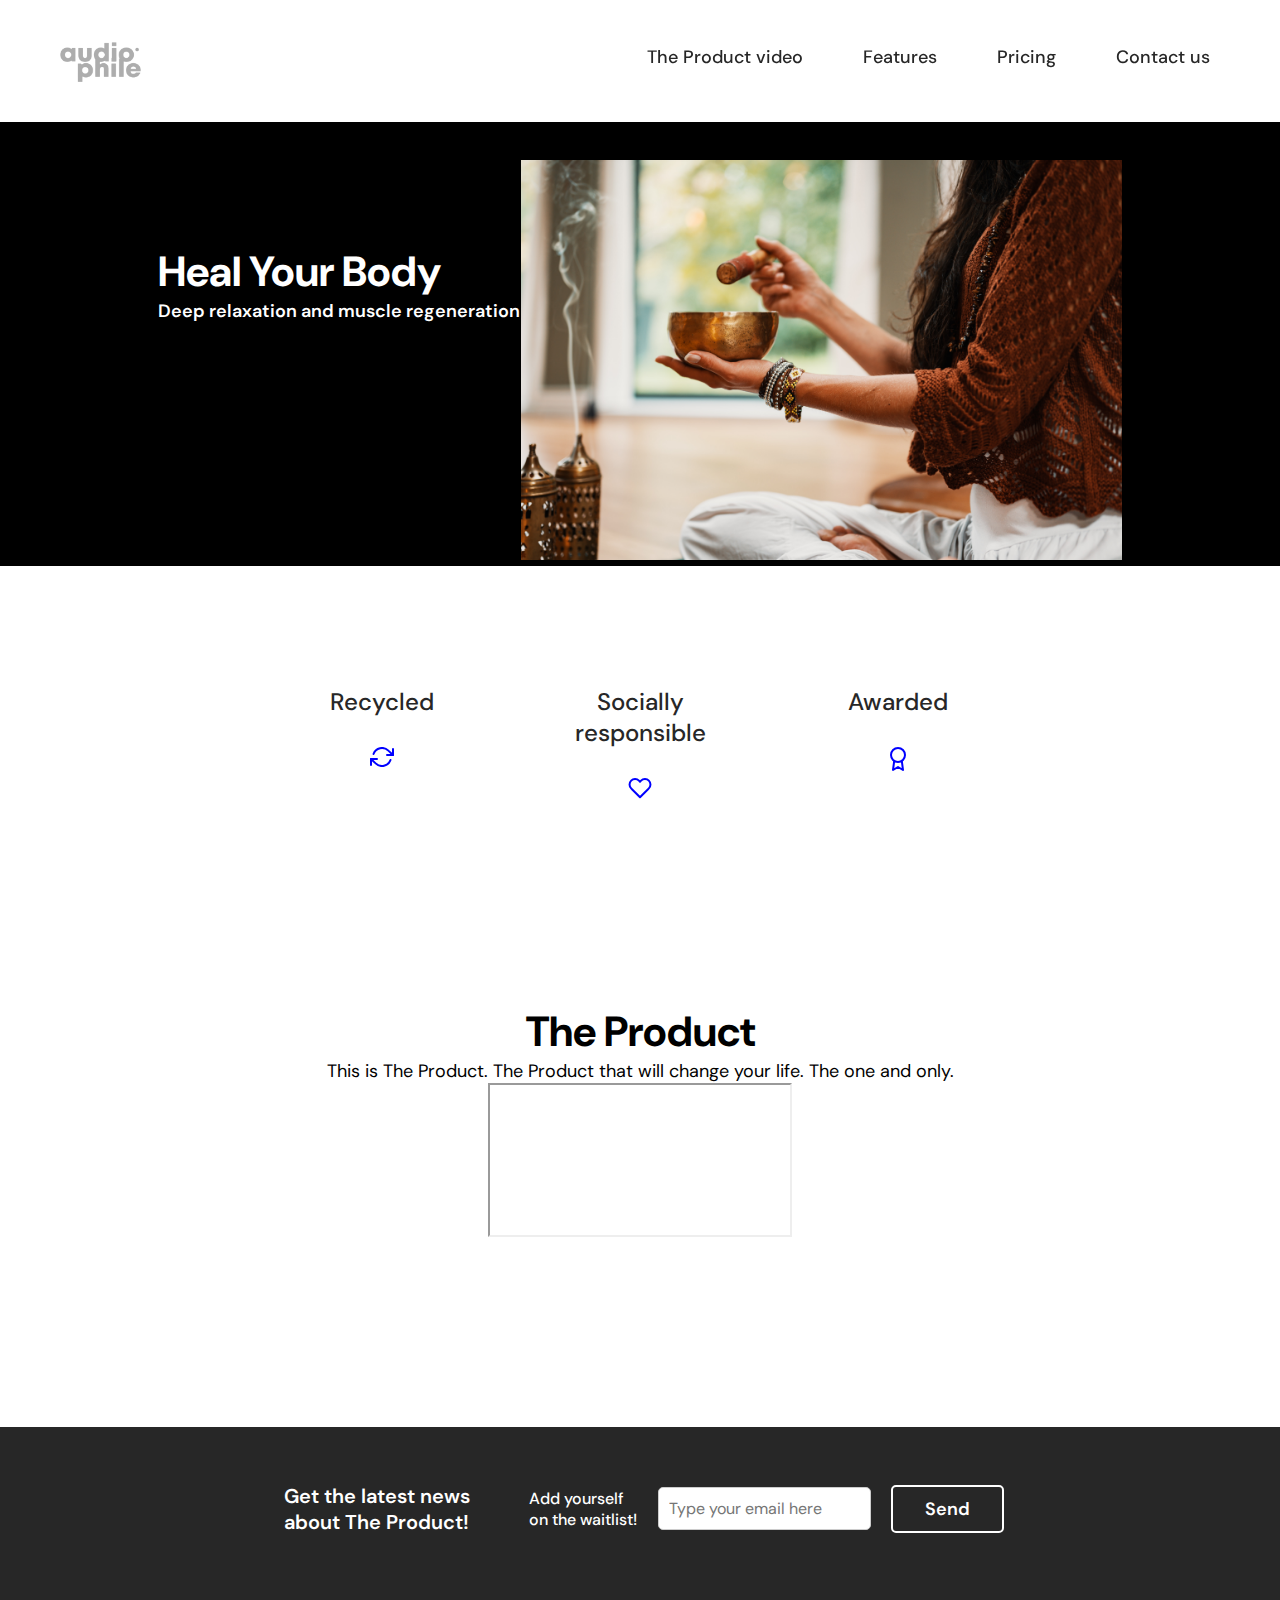
<file: Product Page/index.html>
<!DOCTYPE html>
<html lang="en">

<head>
    <meta charset="UTF-8">
    <meta http-equiv="X-UA-Compatible" content="IE=edge">
    <meta name="viewport" content="width=device-width, initial-scale=1.0">
    <link href="./styles.css" rel="stylesheet">
    <title>Produc Page</title>
</head>

<body>

    <header id="header">

        <div id="header-wrap">

            <img id="header-img"
                src="./assets/client-audiophile.png"
                alt="company-logo">

            <nav id="nav-bar">
                <ul id="nav-ul">
                    <li class="nav-li"><a class="nav-link" href="#productvideo">The Product video</a></li>
                    <li class="nav-li"><a class="nav-link" href="#features">Features</a></li>
                    <li class="nav-li"><a class="nav-link" href="#product">Pricing</a></li>
                    <li class="nav-li"><a class="nav-link" href="#contact">Contact us</a></li>
                </ul>
            </nav>

        </div>
    </header>




    <section id="productvideo">
        <div class="home-page">
            <div class="contact-text">
                <h1>Heal Your Body</h1>
                <p>Deep relaxation and muscle regeneration</p>
            </div>
            <div class="contact-text a">
                <img src="./assets/product.jpg" alt="sound bowl" height="400px">
            </div>
        </div>
    </section>


    <div id="content-wrapper">

        <section id="features">


            <div id="features-content">

                <div class="feature">
                    <h3 class="feature-title">Recycled</h3><svg width="24px" height="20px" viewBox="0 0 24 20"
                        version="1.1" xmlns="http://www.w3.org/2000/svg" xmlns:xlink="http://www.w3.org/1999/xlink">
                        <g id="Page-1" stroke="none" stroke-width="1" fill="none" fill-rule="evenodd"
                            stroke-linecap="round" stroke-linejoin="round">
                            <g id="refresh-cw" transform="translate(1.000000, 1.000000)" stroke="#0000FF"
                                stroke-width="2">
                                <polyline id="Path" points="22 1 22 7 16 7"></polyline>
                                <polyline id="Path" points="0 17 0 11 6 11"></polyline>
                                <path
                                    d="M2.51,6 C3.54088164,3.08681165 5.99426717,0.906218245 9.00828672,0.224258265 C12.0223063,-0.457701715 15.1754408,0.454345733 17.36,2.64 L22,7 M0,11 L4.64,15.36 C6.82455916,17.5456543 9.97769373,18.4577017 12.9917133,17.7757417 C16.0057328,17.0937818 18.4591184,14.9131883 19.49,12"
                                    id="Shape"></path>
                            </g>
                        </g>
                    </svg>
                </div>
                <div class="feature">
                    <h3 class="feature-title">Socially responsible</h3><svg width="24px" height="21px"
                        viewBox="0 0 24 21" version="1.1" xmlns="http://www.w3.org/2000/svg"
                        xmlns:xlink="http://www.w3.org/1999/xlink">

                        <g id="Page-1" stroke="none" stroke-width="1" fill="none" fill-rule="evenodd"
                            stroke-linecap="round" stroke-linejoin="round">
                            <g id="heart" transform="translate(1.000000, 0.000000)" stroke="#0000FF" stroke-width="2">
                                <path
                                    d="M19.84,2.61 C18.8084758,1.57799147 17.409138,0.998174379 15.95,0.998174379 C14.490862,0.998174379 13.0915242,1.57799147 12.06,2.61 L11,3.67 L9.94,2.61 C7.79161231,0.461612378 4.30838771,0.461612404 2.16000006,2.61000006 C0.0116124038,4.75838771 0.0116123778,8.24161231 2.16,10.39 L3.22,11.45 L11,19.23 L18.78,11.45 L19.84,10.39 C20.8720085,9.3584758 21.4518256,7.95913803 21.4518256,6.5 C21.4518256,5.04086197 20.8720085,3.6415242 19.84,2.61 Z"
                                    id="Path"></path>
                            </g>
                        </g>
                    </svg>
                </div>
                <div class="feature">
                    <h3 class="feature-title">Awarded</h3><svg width="16px" height="24px" viewBox="0 0 16 24"
                        version="1.1" xmlns="http://www.w3.org/2000/svg" xmlns:xlink="http://www.w3.org/1999/xlink">

                        <g id="Page-1" stroke="none" stroke-width="1" fill="none" fill-rule="evenodd"
                            stroke-linecap="round" stroke-linejoin="round">
                            <g id="award" transform="translate(1.000000, 1.000000)" stroke="#0000FF" stroke-width="2">
                                <circle id="Oval" cx="7" cy="7" r="7"></circle>
                                <polyline id="Path" points="3.21 12.89 2 22 7 19 12 22 10.79 12.88"></polyline>
                            </g>
                        </g>
                    </svg>
                </div>


        </section>

        <section id="product">
            <h1 class="h1--center h1--top h1--light" style="color: black;">The Product</h1>
    
    
            <p class="p--center p--light" style="color: black;">This is The Product. The Product that will change your life. The one and only.</p>
    
    
            <iframe id="video" src="https://www.youtube.com/watch?v=cES9stPCMkU">
            </iframe>
        </section>

    </div>

    <footer>
        <section id="contact">

            <div class="contact-text">Get the latest news about The Product!</div>


            <div class="form-container">
                <form id="form" action="https://www.freecodecamp.com/email-submit">

                    <label class="form-label" for="email">Add yourself on the waitlist!</label>

                    <input class="input" type="email" id="email" name="email" placeholder="Type your email here"
                        required>


                    <input id="submit" type="submit" form="form" value="Send"></input>

                </form>


            </div>
        </section>
    </footer>


</body>

</html>
</file>
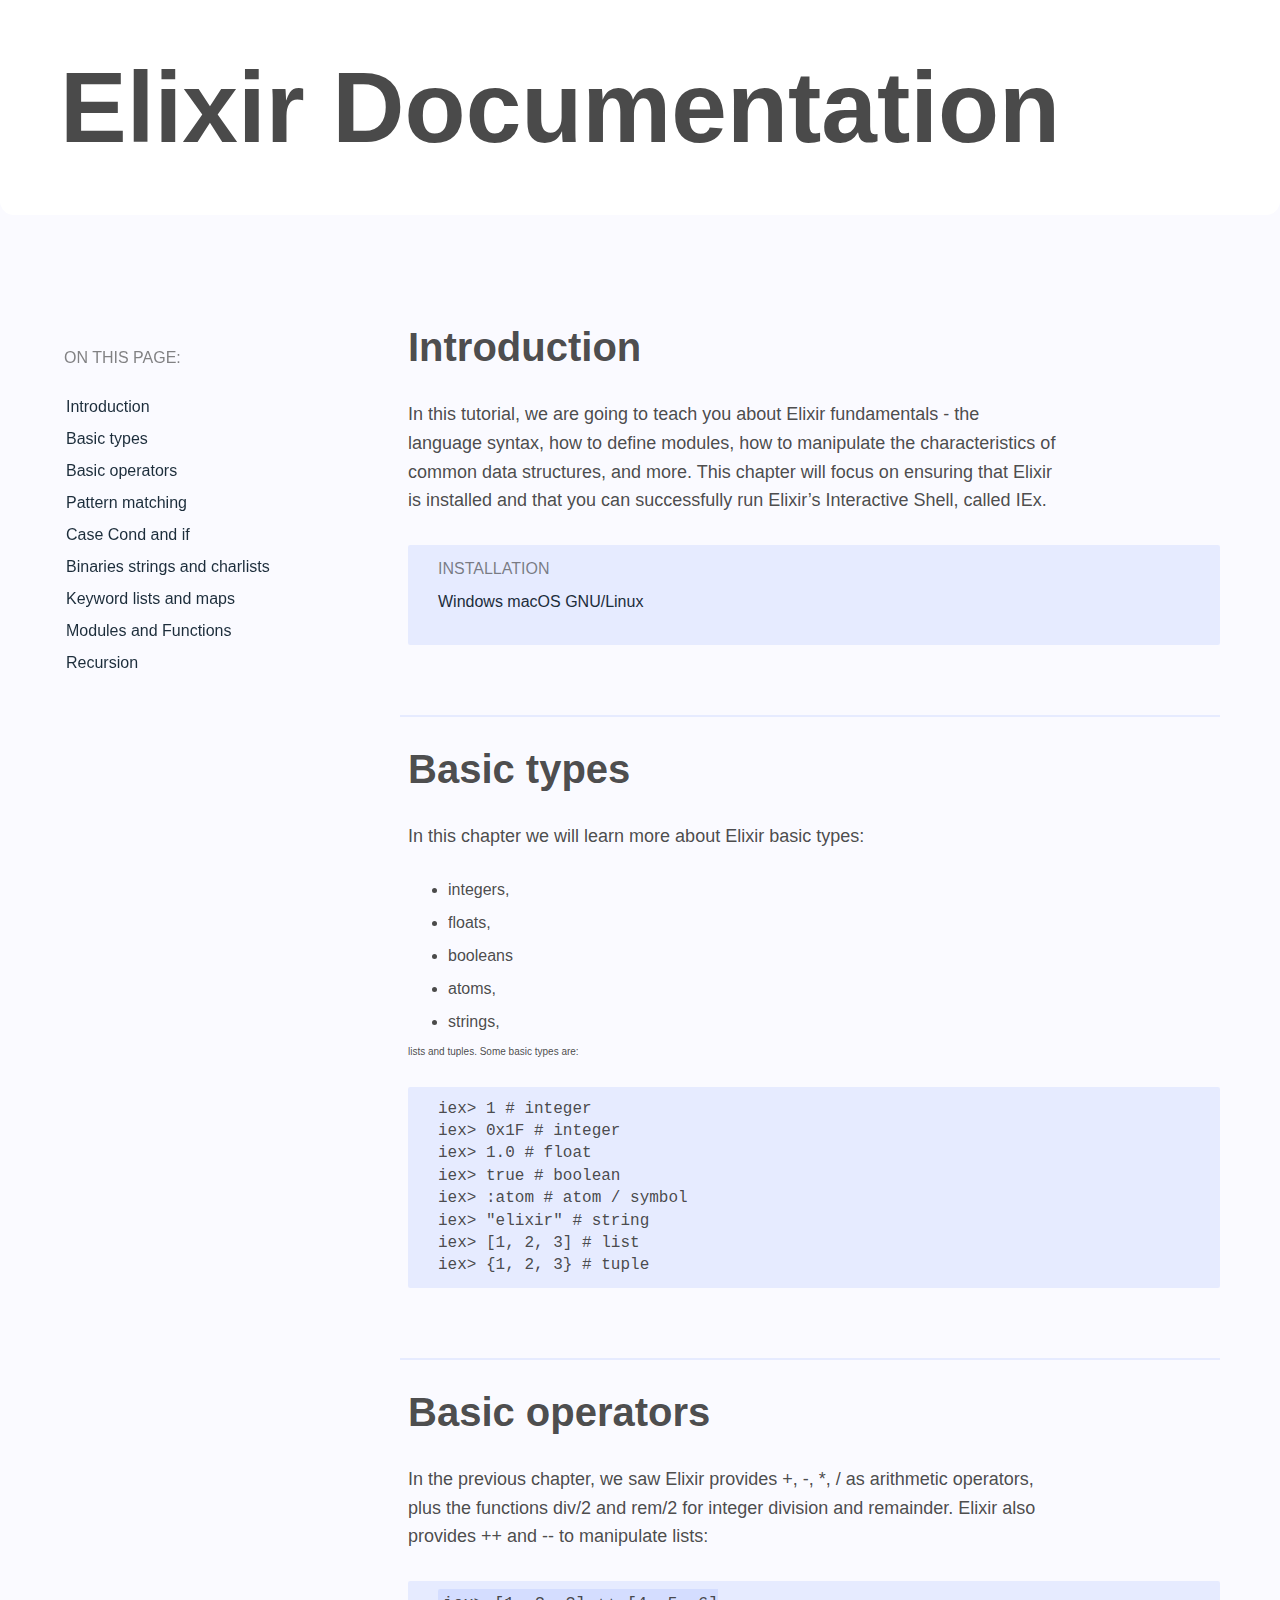
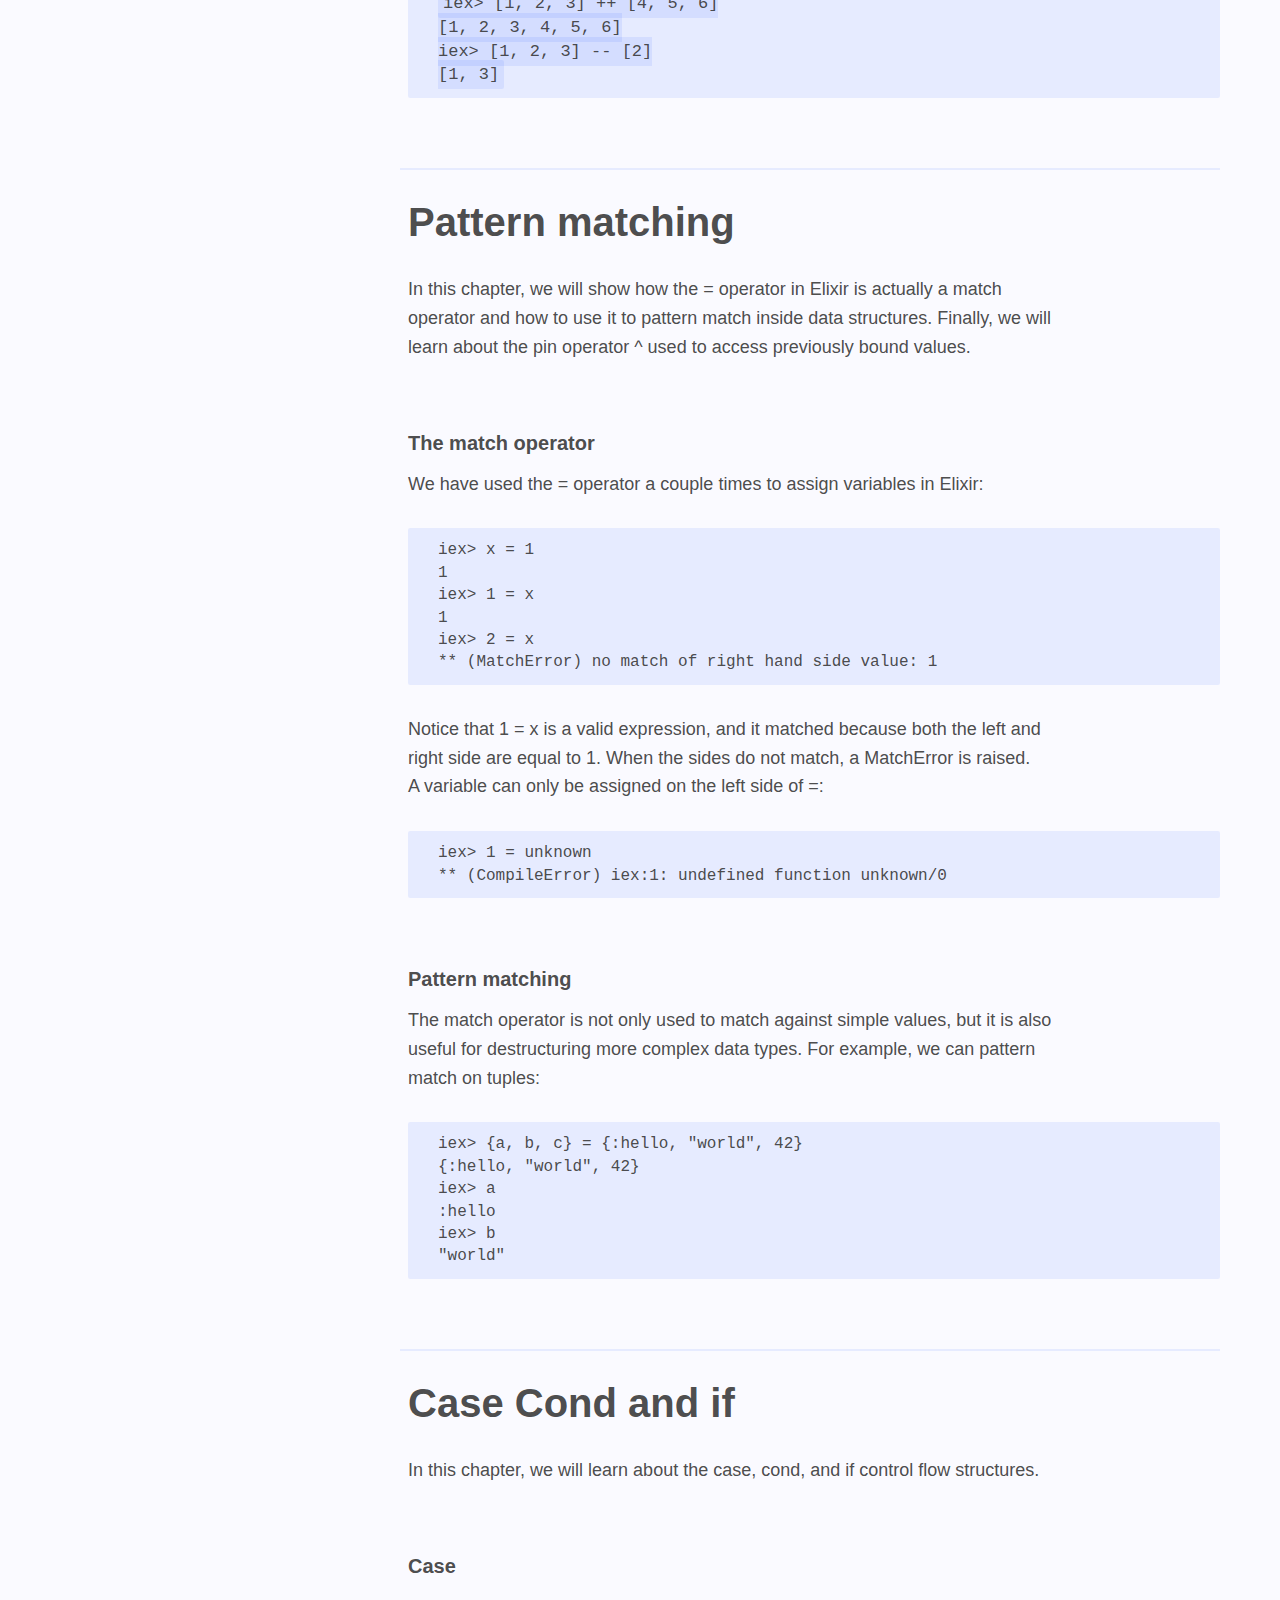
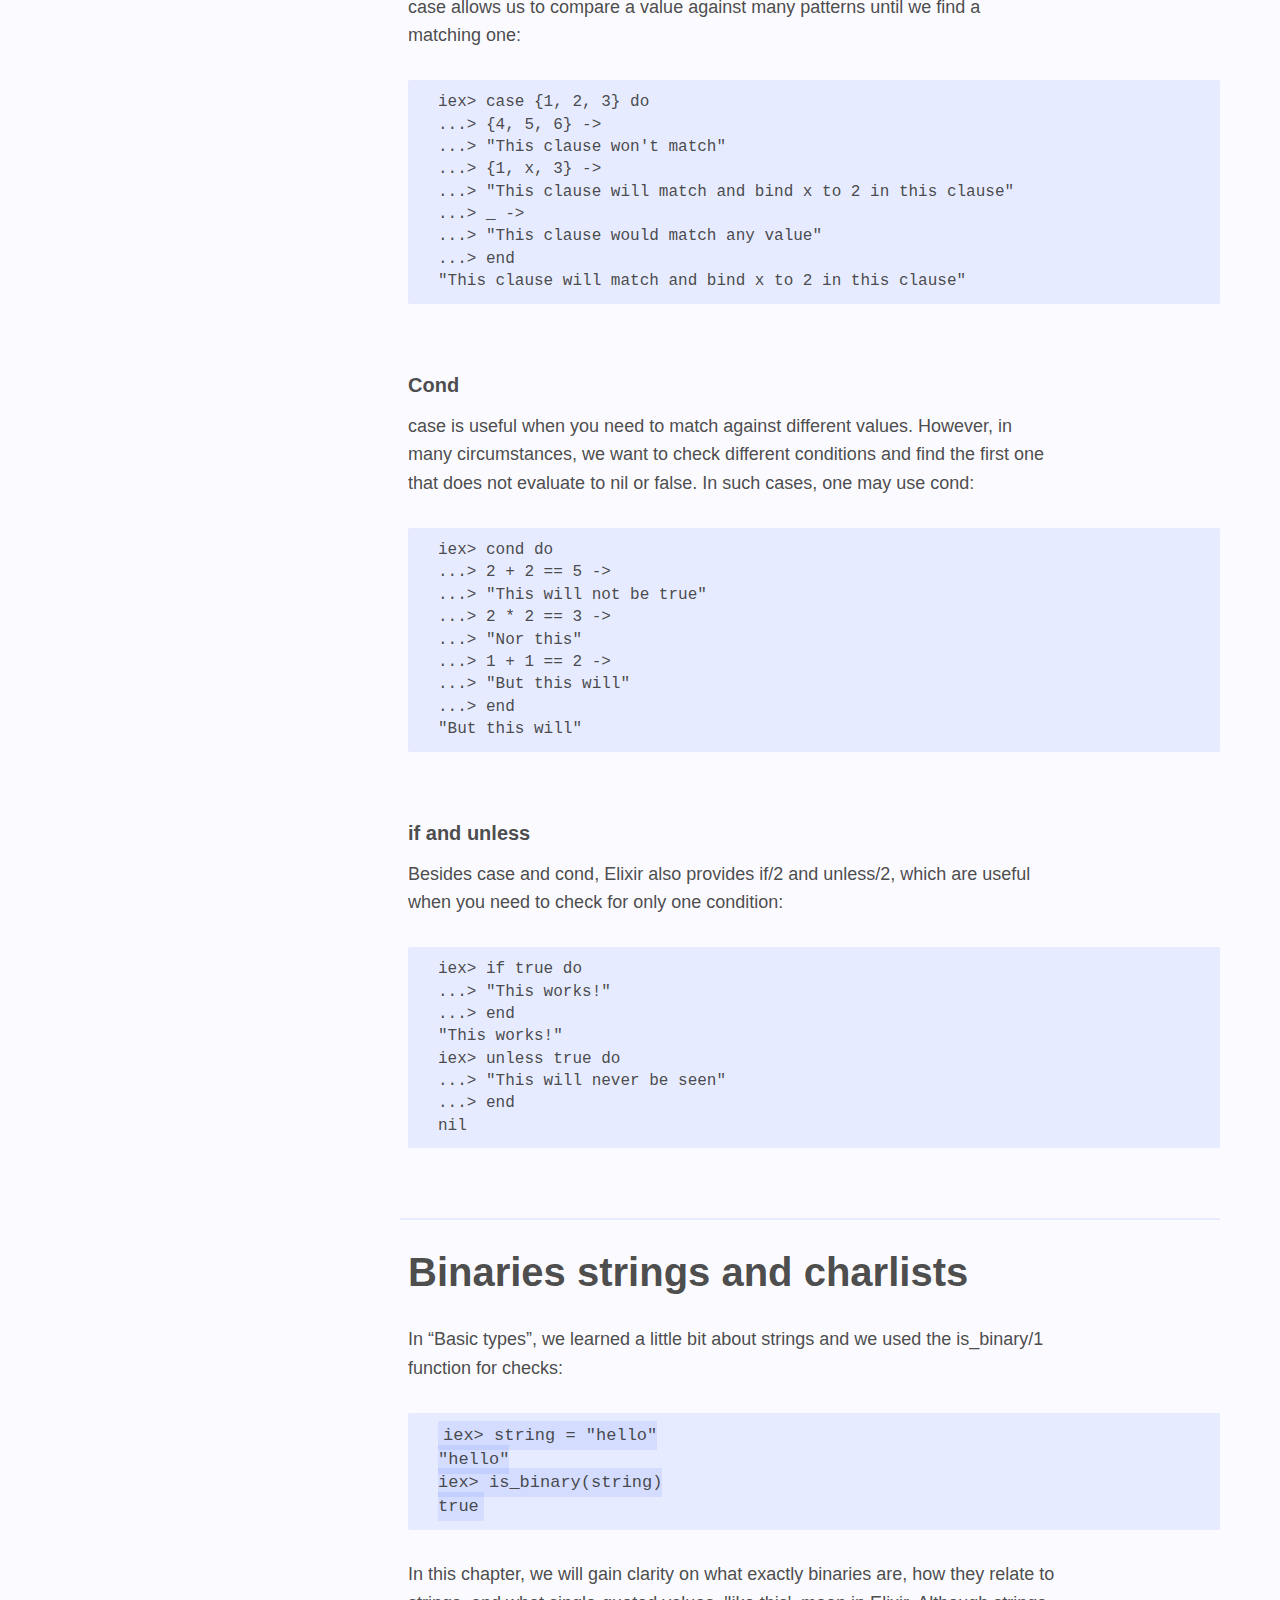
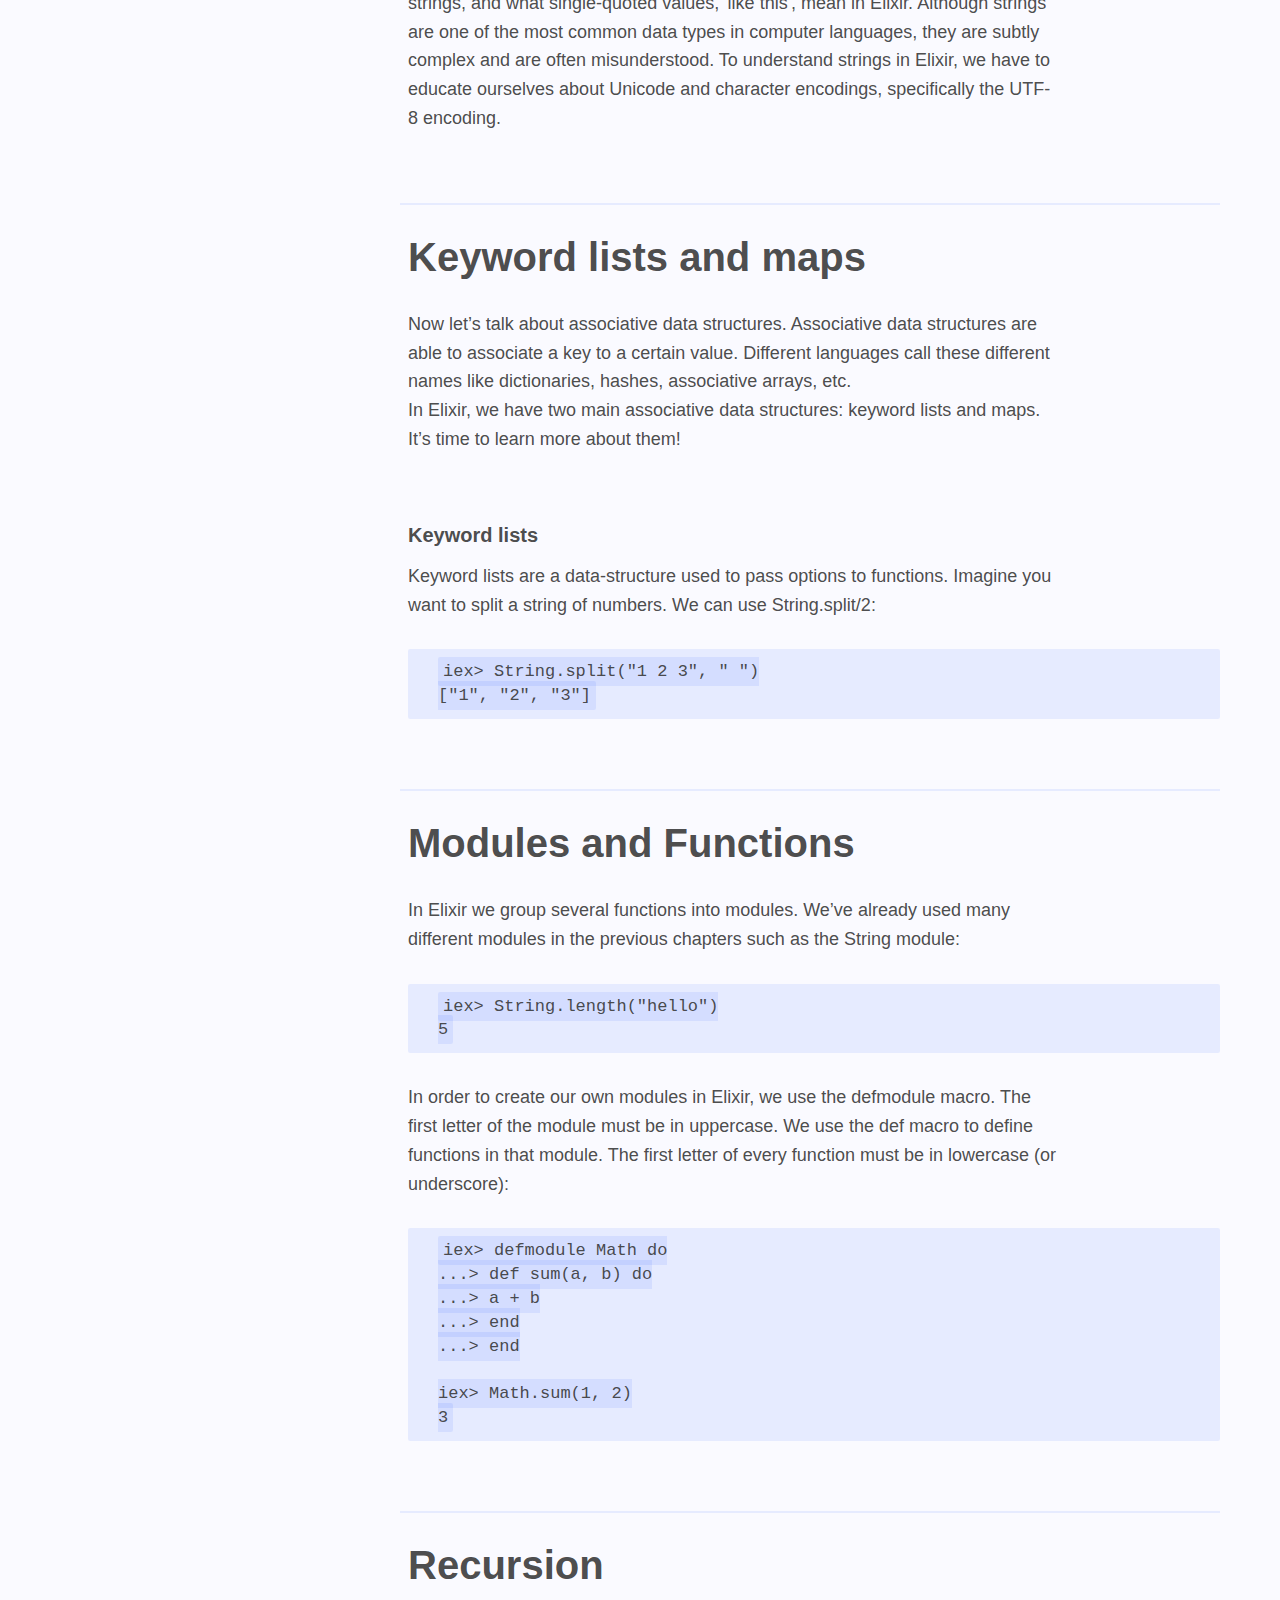
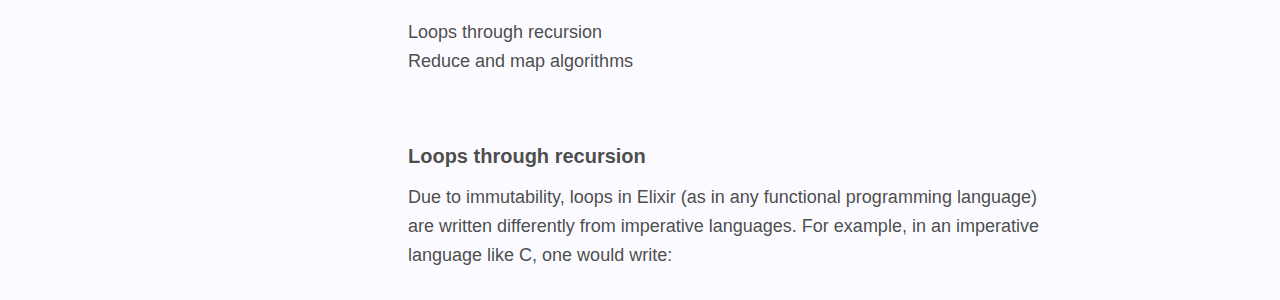
<file: Technical Page Documentation/index.html>
<!DOCTYPE html>
<html lang="en">

<head>
    <meta charset="UTF-8">
    <meta http-equiv="X-UA-Compatible" content="IE=edge">
    <meta name="viewport" content="width=device-width, initial-scale=1.0">
    <title>Elixir Documentation</title>
    <link rel="stylesheet" href="styles.css">
</head>

<body>
    <header id="header-page">
        <h1>Elixir Documentation</h1>
    </header>

    <div id="container">
        <div>
            <nav id="navbar">
                <header>
                    <h4>
                        On this page:
                    </h4>
                </header>

                <ul>
                    <a href="#Introduction" class="nav-link">
                        <li>Introduction</li>
                    </a>

                    <a href="#basic_types" class="nav-link">
                        <li>Basic types</li>
                    </a>

                    <a href="#basic_operators" class="nav-link">
                        <li>Basic operators</li>
                    </a>

                    <a href="#Pattern_matching" class="nav-link">
                        <li>Pattern matching</li>
                    </a>

                    <a href="#case_cond_and_if" class="nav-link">
                        <li>Case Cond and if</li>
                    </a>

                    <a href="#Binaries_strings_and_charlists" class="nav-link">
                        <li>Binaries strings and charlists</li>
                    </a>

                    <a href="#Keyword_lists_and_maps" class="nav-link">
                        <li>Keyword lists and maps</li>
                    </a>

                    <a href="#Modules_and_Functions" class="nav-link">
                        <li>Modules and Functions</li>
                    </a>

                    <a href="#Recursion" class="nav-link">
                        <li>Recursion</li>
                    </a>
                </ul>
            </nav>
        </div>

        <main id="main-doc">
            <article>

                <section class="main-section" id="Introduction">
                    <header>
                        <h2>Introduction</h2>
                    </header>
                    <p>
                        In this tutorial, we are going to teach you about Elixir fundamentals - the language syntax, how
                        to define modules, how to manipulate the characteristics of common data structures, and more.
                        This chapter will focus on ensuring that Elixir is installed and that you can successfully run
                        Elixir’s Interactive Shell, called IEx.
                    </p>

                    <div class="note">
                        <h5>Installation</h5>
                        <p>
                            <a href="https://elixir-lang.org/install.html#windowsL" target="blank">
                                Windows</a>
                            <a href="https://elixir-lang.org/install.html#macos" target="blank">
                                macOS</a>
                            <a href="https://elixir-lang.org/install.html#gnulinux" target="blank">
                                GNU/Linux</a>
                        </p>
                    </div>
                </section>

                <section class="main-section" id="basic_types">
                    <header>
                        <h2>Basic types</h2>
                    </header>
                    <p>
                        In this chapter we will learn more about Elixir basic types:
                        <ul>
                            <li>integers,</li>
                            <li>floats,</li>
                            <li>booleans</li>
                            <li>atoms,</li>
                            <li>strings,</li>
                        </ul>
                         lists and tuples. Some basic types are:
                    </p>
                    <div class="line-code">
                        <span>
                            iex> 1 # integer<br>
                            iex> 0x1F # integer<br>
                            iex> 1.0 # float<br>
                            iex> true # boolean<br>
                            iex> :atom # atom / symbol<br>
                            iex> "elixir" # string<br>
                            iex> [1, 2, 3] # list<br>
                            iex> {1, 2, 3} # tuple
                        </span>
                    </div>
                </section>

                <section class="main-section" id="basic_operators">
                    <header>
                        <h2>Basic operators</h2>
                    </header>
                    <p>
                        In the previous chapter, we saw Elixir provides +, -, *, / as arithmetic operators, plus the
                        functions div/2 and rem/2 for integer division and remainder.

                        Elixir also provides ++ and -- to manipulate lists:
                    </p>

                    <div class="line-code"><code><span>
                            iex> [1, 2, 3] ++ [4, 5, 6]<br>
                            [1, 2, 3, 4, 5, 6]<br>
                            iex> [1, 2, 3] -- [2]<br>
                            [1, 3]
                        </span></code>
                    </div>

                </section>

                <section class="main-section" id="Pattern_matching">
                    <header>
                        <h2>Pattern matching</h2>
                    </header>

                    <p>
                        In this chapter, we will show how the = operator in Elixir is actually a match operator and how
                        to use it to pattern match inside data structures. Finally, we will learn about the pin operator
                        ^ used to access previously bound values.
                    </p>
                    <h3>
                        The match operator
                    </h3>

                    <p>
                        We have used the = operator a couple times to assign variables in Elixir:
                    </p>

                    <div class="line-code"><span>
                            iex> x = 1<br>
                            1<br>
                            iex> 1 = x<br>
                            1<br>
                            iex> 2 = x<br>
                            ** (MatchError) no match of right hand side value: 1
                        </span>
                    </div>

                    <p>Notice that 1 = x is a valid expression, and it matched because both the left and right side are
                        equal to 1. When the sides do not match, a MatchError is raised.<br>A variable can only be
                        assigned on the left side of =:</p>

                    <div class="line-code"><span>
                            iex> 1 = unknown<br>
                            ** (CompileError) iex:1: undefined function unknown/0
                        </span>
                    </div>
                    <h3>
                        Pattern matching
                    </h3>
                    <p>The match operator is not only used to match against simple values, but it is also useful for
                        destructuring more complex data types. For example, we can pattern match on tuples:</p>

                    <div class="line-code"><span>
                            iex> {a, b, c} = {:hello, "world", 42}<br>
                            {:hello, "world", 42}<br>
                            iex> a<br>
                            :hello<br>
                            iex> b<br>
                            "world"
                        </span>
                    </div>
                </section>

                <section class="main-section" id="case_cond_and_if">
                    <header>
                        <h2>Case Cond and if</h2>
                    </header>

                    <p>
                        In this chapter, we will learn about the case, cond, and if control flow structures.
                    </p>

                    <h3>Case</h3>
                    <p>
                        case allows us to compare a value against many patterns until we find a matching one:
                    </p>

                    <div class="line-code"><span>
                            iex> case {1, 2, 3} do<br>
                            ...> {4, 5, 6} -><br>
                            ...> "This clause won't match"<br>
                            ...> {1, x, 3} -><br>
                            ...> "This clause will match and bind x to 2 in this clause"<br>
                            ...> _ -><br>
                            ...> "This clause would match any value"<br>
                            ...> end<br>
                            "This clause will match and bind x to 2 in this clause"
                        </span>
                    </div>

                    <h3>Cond</h3>
                    <p>
                        case is useful when you need to match against different values. However, in many circumstances,
                        we want to check different conditions and find the first one that does not evaluate to nil or
                        false. In such cases, one may use cond:
                    </p>

                    <div class="line-code"><span>
                            iex> cond do<br>
                            ...> 2 + 2 == 5 -><br>
                            ...> "This will not be true"<br>
                            ...> 2 * 2 == 3 -><br>
                            ...> "Nor this"<br>
                            ...> 1 + 1 == 2 -><br>
                            ...> "But this will"<br>
                            ...> end<br>
                            "But this will"
                        </span>
                    </div>

                    <h3>if and unless</h3>
                    <p>
                        Besides case and cond, Elixir also provides if/2 and unless/2, which are useful when you need to
                        check for only one condition:
                    </p>

                    <div class="line-code"><span>
                            iex> if true do<br>
                            ...> "This works!"<br>
                            ...> end<br>
                            "This works!"<br>
                            iex> unless true do<br>
                            ...> "This will never be seen"<br>
                            ...> end<br>
                            nil
                        </span>
                    </div>
                </section>

                <section class="main-section" id="Binaries_strings_and_charlists">
                    <header>
                        <h2>Binaries strings and charlists</h2>
                    </header>

                    <p>
                        In “Basic types”, we learned a little bit about strings and we used the is_binary/1 function for
                        checks:
                    </p>

                    <div class="line-code"><code><span>
                            iex> string = "hello"<br>
                            "hello"<br>
                            iex> is_binary(string)<br>
                            true
                        </span></code>
                    </div>

                    <p>
                        In this chapter, we will gain clarity on what exactly binaries are, how they relate to strings,
                        and what single-quoted values, 'like this', mean in Elixir. Although strings are one of the most
                        common data types in computer languages, they are subtly complex and are often misunderstood. To
                        understand strings in Elixir, we have to educate ourselves about Unicode and character
                        encodings, specifically the UTF-8 encoding.
                    </p>

                </section>

                <section class="main-section" id="Keyword_lists_and_maps">
                    <header>
                        <h2>Keyword lists and maps</h2>
                    </header>

                    <p>
                        Now let’s talk about associative data structures. Associative data structures are able to
                        associate a key to a certain value. Different languages call these different names like
                        dictionaries, hashes, associative arrays, etc.
                        <br>
                        In Elixir, we have two main associative data structures: keyword lists and maps. It’s time to
                        learn more about them!
                    </p>

                    <h3>Keyword lists</h3>
                    <p>Keyword lists are a data-structure used to pass options to functions. Imagine you want to split a
                        string of numbers. We can use String.split/2:</p>

                    <div class="line-code"><code><span>
                            iex> String.split("1 2 3", " ")<br>
                            ["1", "2", "3"]
                        </span></code>
                    </div>

                </section>

                <section class="main-section" id="Modules_and_Functions">
                    <header>
                        <h2>Modules and Functions</h2>
                    </header>

                    <p>
                        In Elixir we group several functions into modules. We’ve already used many different modules in
                        the previous chapters such as the String module:
                    </p>
                    <div class="line-code"><code><span>
                            iex> String.length("hello")<br>
                            5
                        </span></code>
                    </div>
                    <p>In order to create our own modules in Elixir, we use the defmodule macro. The first letter of the
                        module must be in uppercase. We use the def macro to define functions in that module. The first
                        letter of every function must be in lowercase (or underscore):</p>
                    <div class="line-code"><code><span>
                            iex> defmodule Math do<br>
                            ...> def sum(a, b) do<br>
                            ...> a + b<br>
                            ...> end<br>
                            ...> end<br><br>

                            iex> Math.sum(1, 2)<br>
                            3
                        </span></code>
                    </div>
                </section>

                <section class="main-section" id="Recursion">
                    <header>
                        <h2>Recursion</h2>
                    </header>
                    <p>Loops through recursion<br>
                        Reduce and map algorithms</p>

                    <h3>Loops through recursion</h3>
                    <p>Due to immutability, loops in Elixir (as in any functional programming language) are written
                        differently from imperative languages. For example, in an imperative language like C, one would
                        write:</p>
                </section>

            </article>

        </main>
    </div>
</body>

</html>
</file>
<file: Product Page/styles.css>
@import url('https://fonts.googleapis.com/css2?family=DM+Sans:ital,wght@0,400;0,500;0,700;1,400;1,500;1,700&display=swap');

*,
*::after,
*::before {
  margin: 0;
  padding: 0;
  box-sizing: border-box;
  scroll-behavior: smooth;
}

:root {
  --brand-color: rgb(39, 39, 39);
  --primary-text-color: black;
  --black-bg-color: black;
}

body {
  font-family: 'DM sans', sans-serif;
}


h1 {
  font-size: 42px;
}

.h1--top {
  margin-bottom: 0px;
}

.h1--light {
  color: white;
}

.h1--center {
  text-align: center;
}

h2 {
  font-size: 24px;
}

.h2--center {
  text-align: center;
}

p {
  font-size: 18px;
}

.p--light {
  color: white;
}


.p--center {
  text-align: center;
}

#header {
  position: fixed;
  width: 100%;
  height: auto;
  background-color: white;
  z-index: 1000;
  margin-top: -8px;
  box-shadow: 0px 0px 50px 5px rgba(0, 0, 0, 0.1);
}

#header-wrap {
  display: flex;
  justify-content: space-between;
  align-items: center;
  max-width: 1300px;
  margin: 0 auto;
  padding: 20px 40px 20px 40px;
}

#header-img {
  padding: 20px;
  padding-top: 30px;
  height: 90px;
  width: auto;
}

#nav-bar {
  display: flex;

}

#nav-ul {
  list-style: none;
  display: flex;

}

.nav-li {
  padding: 20px 30px 20px 30px;
}


.nav-link {
  color: var(--brand-color);
  font-size: 18px;
  font-family: 'DM Sans', sans-serif;
  font-weight: 500;
  text-decoration: none;
}

#content-wrapper {
  max-width: 800px;
  height: auto;
  padding: 40px 40px 40px 40px;
  margin: 0 auto;
  position: relative;
}

.page-spacer {
  padding: 20px;
}

.page-spacer--small {
  padding: 5px;
}

.home-page {
  background-color: var(--black-bg-color);
  display: flex;
  align-items: center;
  height: auto;
  justify-content: center;

}

.a {
  margin-top: 10rem;
}

#product {
  height: auto;
  padding: 150px 40px 150px 40px;
  margin: 0 auto;
  position: relative;
  display: flex;
  flex-direction: column;
  margin: 0 auto;
}

#video {
  margin: 0 auto;
}

#features {
  padding: 40px 0px 20px 0px;
}


#features-content {
  display: flex;
  flex-direction: row;
  justify-content: space-between;
  align-items: flex-start;
  flex-wrap: wrap;
  gap: 3rem;
}

.feature {
  text-align: center;
  color: var(--brand-color);

  flex-basis: 28.4%;
  padding: 40px 10px 30px 10px;

}

.feature-title {
  font-size: 24px;
  font-weight: 500;
  margin: 0 auto;
  text-align: center;
  padding-bottom: 30px;
}

#pricing {
  padding: 20px 0px 20px 0px;
  display: flex;
  flex-direction: column;
  margin: 0 auto;
}

#pricing-options {
  display: flex;
  flex-direction: row;
  justify-content: space-between;
  flex-wrap: wrap;

}

.pricing-content {
  display: flex;
  flex-direction: column;
  background-color: var(--brand-color);
  border: 2px solid var(--brand-color);
  color: white;
  border-radius: 5px;
  flex-basis: 28.4%;
  padding: 10px 10px 10px 10px;
  margin-bottom: 10px;

}

.price-title {
  font-size: 24px;
  font-weight: 500;
  margin: 0 auto;
  text-align: center;
  padding-top: 20px;
  padding-bottom: 10px;
}

.pricing-price {
  font-size: 22px;
  font-weight: 500;
  margin: 0 auto;
  text-align: center;
  padding-bottom: 10px;
}

.hr--price {
  width: 75%;
}

.pricing-list {
  padding: 0px 60px 0px 60px;
}

.price-feature {
  padding: 5px 0px 5px 0px;
}

footer {
  background-color: var(--brand-color);
  margin-left: -8px;
  padding: 40px 0px 50px 0px;
  margin-right: -16px;
  margin-bottom: -8px;
}

#contact {
  max-width: 800px;
  margin: 0 auto;
  display: flex;
  flex-direction: row;
  flex-wrap: wrap;
  padding-left: 40px;
  padding-right: 40px;
  justify-content: space-between;
  align-items: center;
}

.contact-text {
  color: white;
  flex-basis: 28.4%;
  font-size: 20px;
  font-weight: 600;
}

.form-container {
  display: flex;
  flex-basis: 66%;
}

#form {
  width: 100%;
  font-family: 'DM sans';
  display: flex;
  align-items: center;
  justify-content: space-between;

}

.form-label {
  color: white;
  flex-basis: 26%;
  font-size: 16px;
  font-weight: 500;
}

.input {
  flex-basis: 50%;
  padding: 10px;
  font-size: 16px;
  font-family: 'DM sans';
  border-radius: 5px;
  border: 1px solid #cccccc;
  margin: 20px;
}

#submit {
  flex-basis: 25%;
  font-family: 'DM sans';
  padding: 10px 30px 10px 30px;
  font-size: 16px;
  border-radius: 5px;
  border: 2px solid white;
  background-color: var(--brand-color);
  color: white;
  font-weight: 600;
  font-size: 18px;
}

#submit:hover {
  background-color: black;
  border-color: white;
}

/* mobile views */
@media all and (max-width:1000px) {

  #header-wrap {
    justify-content: center;
  }


  #nav-ul {
    display: none;
  }

  #features-content {

    flex-direction: column;

  }

  .feature {
    flex-basis: 200%;


  }

  #contact {
    flex-direction: column;
    align-items: stretch;
    margin: 0 auto;

  }

  .contact-text {
    margin: 0 auto;
    padding: 0px 0px 20px 0px;

  }

  #form-container {
    margin: 0 auto;
    flex-basis: 100%;
    flex-direction: column;
    justify-content: space-between;

  }

  #form {
    margin: 0 auto;
    flex-basis: 100%;
    align-items: center;
    justify-content: center;


  }

  .pricing-options {
    flex-direction: column;
    justify-content: center;

  }


  .pricing-content {
    flex-basis: 100%;
  }

  .pricing-list {
    margin: 0 auto;
  }


  #contact {
    margin: 0 auto;
    padding: 20px;
    display: flex;
    flex-direction: column;
    flex-wrap: wrap;
    justify-content: space-between;
    align-items: center;
  }

  #form {
    align-items: flex-start;

  }


  .form-label {
    font-weight: 500;
  }

  .input {
    margin-top: 0px;
    flex-basis: 60%;
  }

  #submit {
    flex-basis: 200px;
    flex-basis: 0;
  }
}

@media all and (max-width: 600px) {
  #header-wrap {
    display: flex;
    flex-direction: column;
    max-width: 1300px;
    margin: 0 auto;
    padding: 40px 40px 40px 40px;
  }

  #header-img {
    margin: 0 auto;
    max-width: 200px;
    height: auto;
  }

  #nav-ul {
    display: none;
    flex-direction: column;
    margin: 0 auto;
    text-align: center;
  }

  .form-label {
    font-size: 13px;
    font-weight: 500;
  }

}

/* end of mobile view */
</file>
<file: Technical Page Documentation/styles.css>
:root {
    /* Color Variables*/
    --clr-grey1: rgb(250, 250, 255);
    --clr-bg1: rgb(255, 255, 255);
    --clr-bg3: rgb(28, 45, 59);
    --clr-white1: rgba(255, 255, 255, 0.04);
    --clr-white2: rgba(0, 60, 255, 0.08);
    --clr-white3: rgba(54, 54, 54, 0.9);
    --clr-white4: rgba(48, 48, 48, 0.6);
    --clr-green1: rgba(163, 206, 158, 1);
    --clr-red1: rgba(238, 106, 114, 1);
    --clr-purple1: rgba(204, 158, 204, 1);
}

* {
    margin: 0;
    padding: 0;
    box-sizing: border-box;
}

html {
    font-family: 'Source Sans Pro', sans-serif;
    font-size: 10px;
    background-color: var(--clr-grey1);
    color: var(--clr-white3);
    scroll-behavior: smooth;
}

a {
    color: var(--clr-bg3);
    text-decoration: none;
}

#container {
    max-width: 1200px;
    display: grid;
    grid-template-columns: 25% 70%;
    grid-column-gap: 5%;
    margin: auto;
}

h1 {
    font-size: 10rem;
    max-width: 1200px;
    margin: 0 auto;
    padding-left: 2rem;
}

#header-page {
    background-color: var(--clr-bg1);
    padding: 5rem 0;
    margin-bottom: 8rem;
    border-radius: 0 0 1.4rem 1.4rem;
}

nav {
    background-color: var(--clr-white1);
    border-radius: 0.4rem;
    padding: 2.4rem 0;
    margin: 3rem 0;
    position: sticky;
    top: 8rem;
}

nav h4 {
    font-size: 1.6rem;
    font-weight: 400;
    text-transform: uppercase;
    color: var(--clr-white4);
    padding: 0 0 2.4rem 2.4rem;
}

nav li {
    font-family: 'Source Sans Pro', sans-serif;
    font-size: 1.6rem;
    font-weight: 300;
    list-style: none;
    padding: 0.7rem 2.4rem;
    border-left: solid 0.2rem transparent;
}

nav li:hover {
    background-color: var(--clr-white1);
    border-left: solid 0.2rem var(--clr-blue2);
}

article section {
    padding: 3rem 0 0 .8rem;
    margin: 7rem 2rem 0 0;
    border-top: solid 0.2rem var(--clr-white2);
    max-width: 100%;
}

article section:first-of-type {
    padding: 3rem 0 0 .8rem;
    margin-top: 0;
    border-top: none;
}

article h2 {
    font-size: 4rem;
    margin-bottom: 2.4rem;
}

article h3 {
    font-size: 2rem;
    margin-bottom: -1.5rem;
    margin-top: 7rem;
}

article a:hover {
    text-decoration: underline;
}

article b {
    font-weight: 600;
}

article code {
    font-family: monospace;
    font-size: 1.7rem;
    background-color: var(--clr-white2);
    padding: 0.5rem;
    border-radius: 0.2rem;
}

article p {
    font-size: 1.8rem;
    line-height: 1.6;
    font-weight: 300;
    margin: 3rem 0;
    max-width: 65rem;
}

article ul {
    font-size: 1.6rem;
    font-weight: 400;
    margin-left: 4rem;
}

article li {
    margin-bottom: 1.5rem;
}

.note {
    background-color: var(--clr-white2);
    border-left: 0.4rem solid var(--clr-orange1);
    padding: 1.5rem 3rem 3rem 3rem;
    margin: 3rem 0;
    border-radius: .2rem;
    max-width: 100%;
}

.note h5 {
    font-size: 1.6rem;
    font-weight: 400;
    text-transform: uppercase;
    color: var(--clr-white4);
    margin-bottom: 1.1rem;
}

.note p {
    font-size: 1.6rem;
    font-weight: 400;
    margin: 0;
}

main {
    max-width: 100%;
}

article {
    max-width: 100%;
}

.line-code {
    background-color: var(--clr-white2);
    font-family: monospace;
    line-height: 1.4;
    border-left: 0.4rem solid var(--clr-blue2);
    padding: 1.1rem 3rem;
    margin: 3rem 0;
    border-radius: .2rem;
    max-width: 100%;
    font-size: 1.6rem;
}

.line-code .class {
    color: var(--clr-red1);
}

.line-code .property {
    color: var(--clr-green1)
}

.line-code .value {
    color: var(--clr-purple1)
}

.line-code .space {
    margin-left: 3rem;
}

img {
    max-width: 100%;
    opacity: 0.8;
}

footer {
    height: 4rem;
    margin-top: 10rem;
}

@media only screen and (max-width: 800px) {

    html {
        font-size: 55%;
    }

    #container {
        grid-template-columns: 94%;
        justify-content: center;
    }

    nav {
        display: none;
    }

    article section {
        margin: 7rem 0;
    }

    h1 {
        font-size: 7rem;
        max-width: 94%;
        margin-left: 0;
    }

    #header-page {
        background-color: var(--clr-bg1);
        padding: 3rem 0;
        margin-bottom: 3rem;
        border-radius: 0 0 1.4rem 1.4rem;
    }

}
</file>
